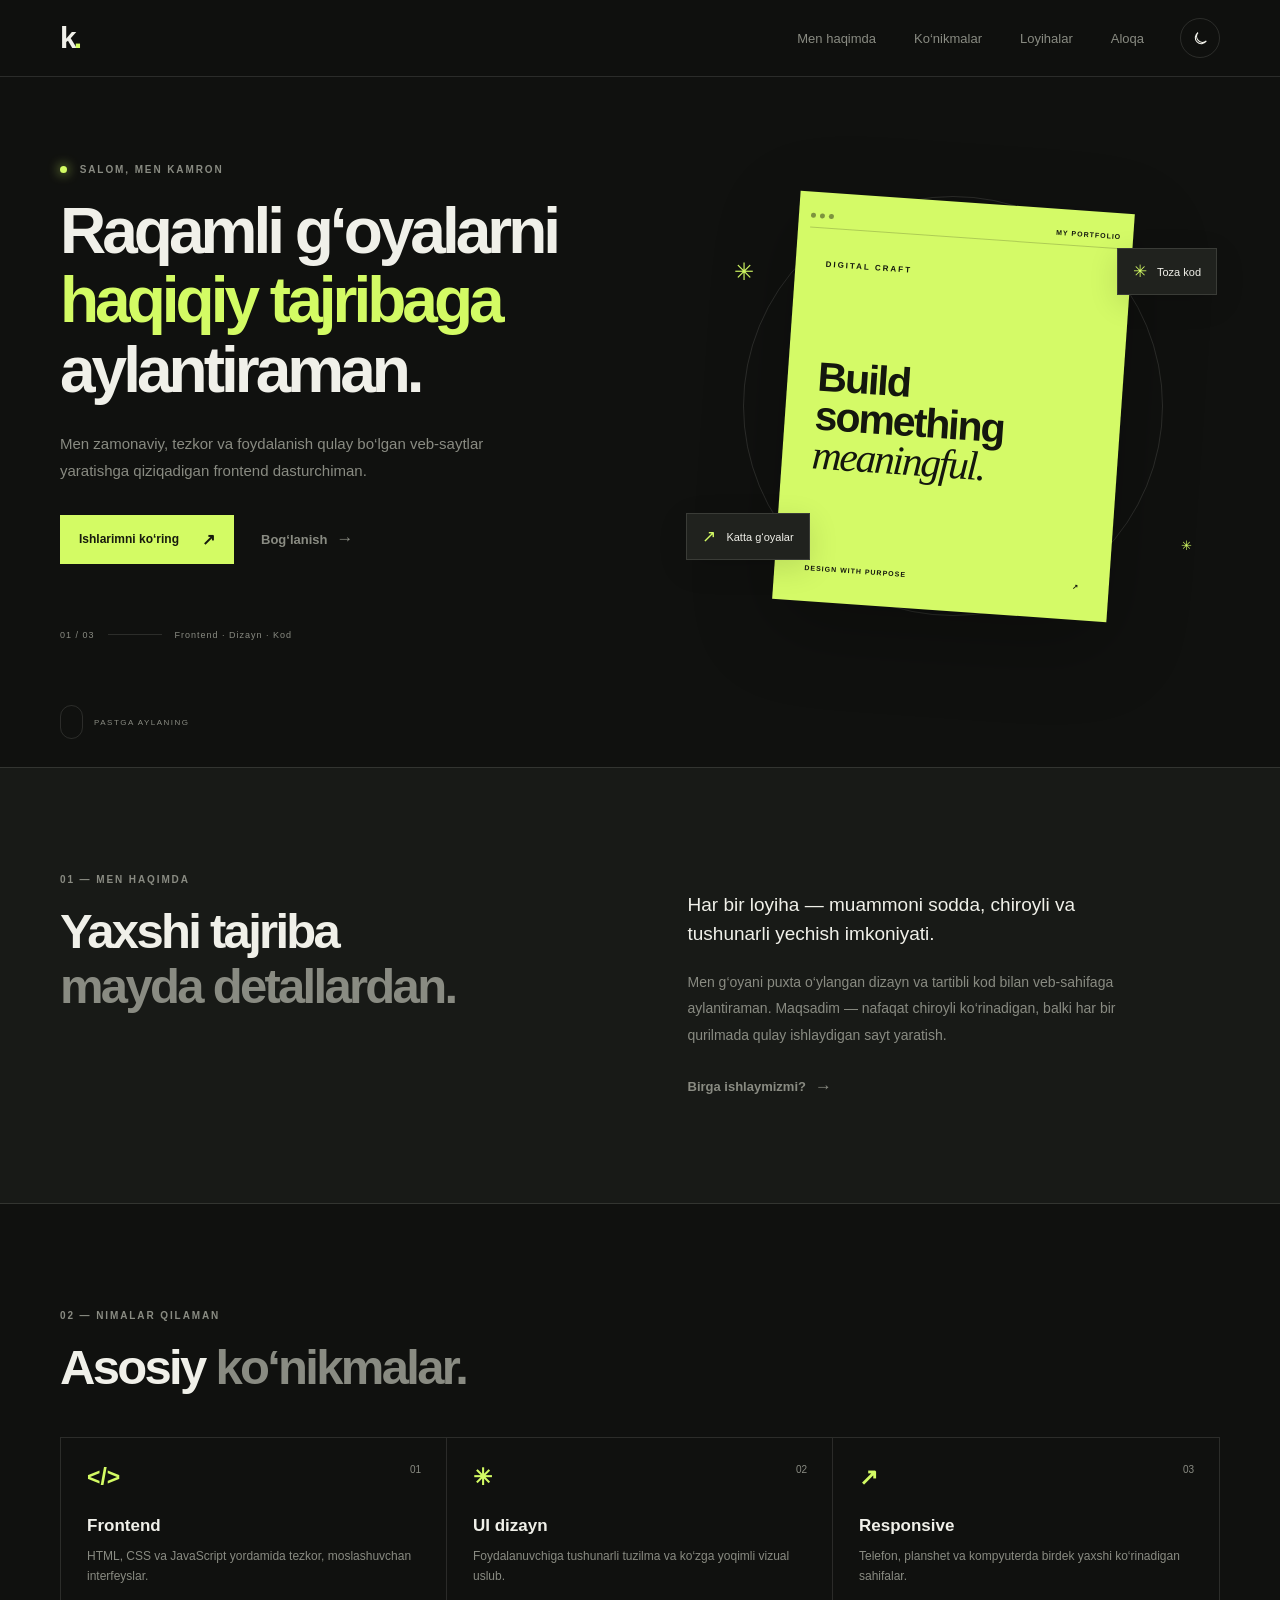
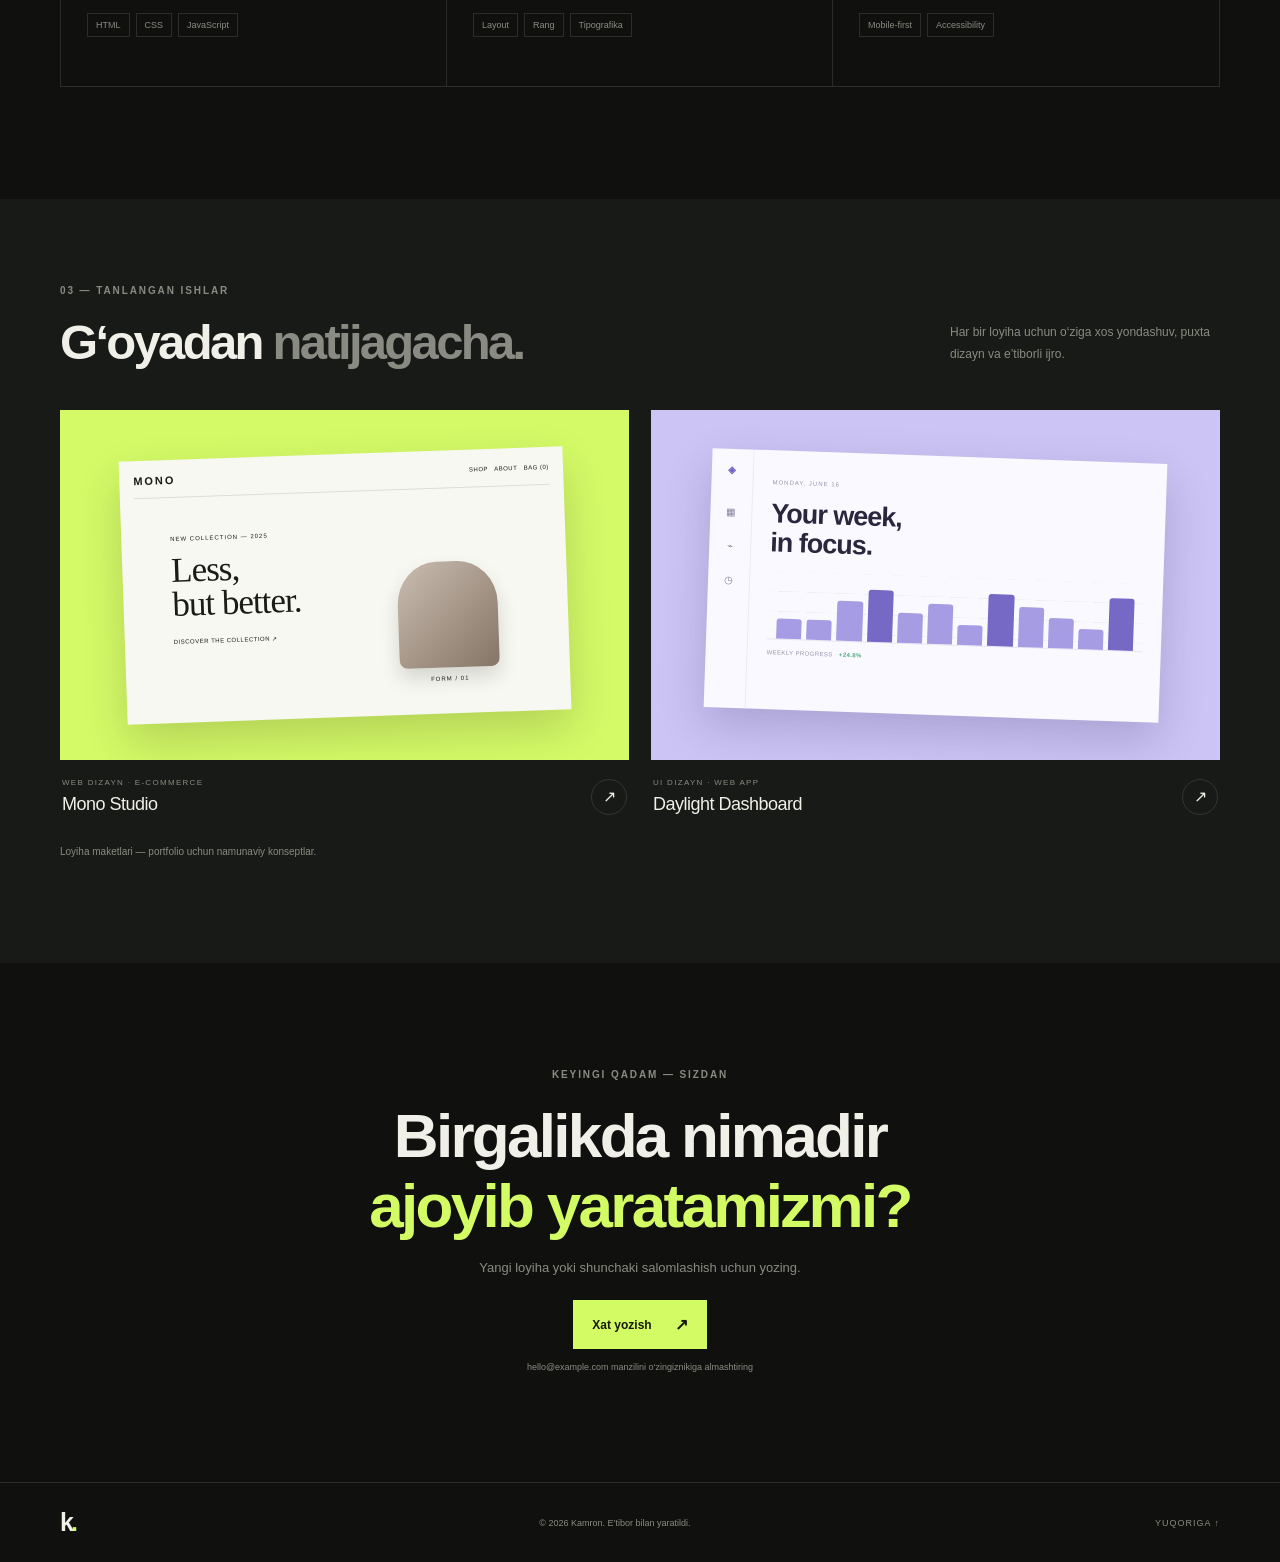
<file: index.html>
<!DOCTYPE html>
<html lang="uz">
<head>
    <meta charset="UTF-8">
    <meta name="viewport" content="width=device-width, initial-scale=1.0">
    <meta name="theme-color" content="#10110f">
    <meta name="description" content="Kamron — zamonaviy va qulay veb-saytlar yaratuvchi frontend dasturchi.">
    <title>Kamron — Frontend dasturchi</title>
    <link rel="stylesheet" href="./sss.css">
    <script src="./a.js" defer></script>
</head>
<body>
    <header class="site-header">
        <nav class="nav container" aria-label="Asosiy navigatsiya">
            <a class="brand" href="#home" aria-label="Kamron — bosh sahifa">k<span>.</span></a>
            <button class="menu-toggle" type="button" aria-label="Menyuni ochish" aria-expanded="false" aria-controls="nav-links">
                <span></span><span></span>
            </button>
            <div class="nav-links" id="nav-links">
                <a href="#about">Men haqimda</a>
                <a href="#skills">Ko‘nikmalar</a>
                <a href="#projects">Loyihalar</a>
                <a href="#contact">Aloqa</a>
            </div>
            <button class="theme-toggle" type="button" aria-label="Rang rejimini almashtirish">
                <svg class="theme-icon theme-icon--sun" viewBox="0 0 24 24" aria-hidden="true"><circle cx="12" cy="12" r="4"></circle><path d="M12 2v2m0 16v2M4.93 4.93l1.42 1.42m11.3 11.3 1.42 1.42M2 12h2m16 0h2M4.93 19.07l1.42-1.42m11.3-11.3 1.42-1.42"></path></svg>
                <svg class="theme-icon theme-icon--moon" viewBox="0 0 24 24" aria-hidden="true"><path d="M20.2 15.6A8.4 8.4 0 0 1 8.4 3.8 8.5 8.5 0 1 0 20.2 15.6Z"></path></svg>
            </button>
        </nav>
    </header>

    <main>
        <section class="hero container" id="home">
            <div class="hero-copy">
                <p class="eyebrow"><span class="status-dot"></span> SALOM, MEN KAMRON</p>
                <h1>Raqamli g‘oyalarni<br><span class="accent-text">haqiqiy tajribaga</span><br>aylantiraman.</h1>
                <p class="hero-description">Men zamonaviy, tezkor va foydalanish qulay bo‘lgan veb-saytlar yaratishga qiziqadigan frontend dasturchiman.</p>
                <div class="hero-actions">
                    <a class="button button-primary" href="#projects">Ishlarimni ko‘ring <span aria-hidden="true">↗</span></a>
                    <a class="text-link" href="#contact">Bog‘lanish <span aria-hidden="true">→</span></a>
                </div>
                <div class="hero-meta"><span>01 / 03</span><span class="meta-line"></span><span>Frontend · Dizayn · Kod</span></div>
            </div>
            <div class="hero-art" aria-label="Veb-dizayn illyustratsiyasi">
                <div class="art-orbit orbit-one"></div>
                <div class="art-orbit orbit-two"></div>
                <div class="art-card">
                    <div class="art-card-top"><span></span><span></span><span></span><b>MY PORTFOLIO</b></div>
                    <div class="art-card-content">
                        <div class="art-label">DIGITAL CRAFT</div>
                        <div class="art-heading">Build<br>something<br><i>meaningful.</i></div>
                        <div class="art-bottom"><span>DESIGN WITH PURPOSE</span><span>↗</span></div>
                    </div>
                </div>
                <div class="floating-note note-top"><span class="note-icon">✳</span> Toza kod</div>
                <div class="floating-note note-bottom"><span class="note-icon">↗</span> Katta g‘oyalar</div>
                <span class="art-spark spark-one">✳</span>
                <span class="art-spark spark-two">✳</span>
            </div>
            <a class="scroll-cue" href="#about"><span></span> PASTGA AYLANING</a>
        </section>

        <section class="section about-section" id="about">
            <div class="container about-grid">
                <div class="section-heading reveal">
                    <p class="eyebrow">01 — MEN HAQIMDA</p>
                    <h2>Yaxshi tajriba<br><span class="muted-text">mayda detallardan.</span></h2>
                </div>
                <div class="about-copy reveal">
                    <p class="lead">Har bir loyiha — muammoni sodda, chiroyli va tushunarli yechish imkoniyati.</p>
                    <p>Men g‘oyani puxta o‘ylangan dizayn va tartibli kod bilan veb-sahifaga aylantiraman. Maqsadim — nafaqat chiroyli ko‘rinadigan, balki har bir qurilmada qulay ishlaydigan sayt yaratish.</p>
                    <a class="text-link" href="#contact">Birga ishlaymizmi? <span aria-hidden="true">→</span></a>
                </div>
            </div>
        </section>

        <section class="section skills-section" id="skills">
            <div class="container">
                <div class="section-heading reveal">
                    <p class="eyebrow">02 — NIMALAR QILAMAN</p>
                    <h2>Asosiy <span class="muted-text">ko‘nikmalar.</span></h2>
                </div>
                <div class="skills-grid">
                    <article class="skill-card reveal"><span class="skill-number">01</span><span class="skill-icon">&lt;/&gt;</span><h3>Frontend</h3><p>HTML, CSS va JavaScript yordamida tezkor, moslashuvchan interfeyslar.</p><div class="skill-tags"><span>HTML</span><span>CSS</span><span>JavaScript</span></div></article>
                    <article class="skill-card reveal"><span class="skill-number">02</span><span class="skill-icon">✳</span><h3>UI dizayn</h3><p>Foydalanuvchiga tushunarli tuzilma va ko‘zga yoqimli vizual uslub.</p><div class="skill-tags"><span>Layout</span><span>Rang</span><span>Tipografika</span></div></article>
                    <article class="skill-card reveal"><span class="skill-number">03</span><span class="skill-icon">↗</span><h3>Responsive</h3><p>Telefon, planshet va kompyuterda birdek yaxshi ko‘rinadigan sahifalar.</p><div class="skill-tags"><span>Mobile-first</span><span>Accessibility</span></div></article>
                </div>
            </div>
        </section>

        <section class="section projects-section" id="projects">
            <div class="container">
                <div class="projects-heading reveal">
                    <div class="section-heading">
                        <p class="eyebrow">03 — TANLANGAN ISHLAR</p>
                        <h2>G‘oyadan <span class="muted-text">natijagacha.</span></h2>
                    </div>
                    <p class="projects-intro">Har bir loyiha uchun o‘ziga xos yondashuv, puxta dizayn va e’tiborli ijro.</p>
                </div>
                <div class="projects-grid">
                    <article class="project-card project-card--lime reveal">
                        <div class="project-visual visual-shop">
                            <div class="mini-window"><div class="mini-nav"><b>MONO</b><span>SHOP &nbsp; ABOUT &nbsp; BAG (0)</span></div><div class="mini-shop-content"><span>NEW COLLECTION — 2025</span><strong>Less,<br>but better.</strong><i>DISCOVER THE COLLECTION ↗</i></div><div class="mini-product"><div></div><span>FORM / 01</span></div></div>
                        </div>
                        <div class="project-info"><div><p class="project-type">WEB DIZAYN · E-COMMERCE</p><h3>Mono Studio</h3></div><a href="#contact" class="project-arrow" aria-label="Mono Studio loyihasi haqida so‘rash">↗</a></div>
                    </article>
                    <article class="project-card project-card--lavender reveal">
                        <div class="project-visual visual-dashboard">
                            <div class="dashboard-window"><div class="dash-sidebar"><b>◈</b><span>▦</span><span>⌁</span><span>◷</span></div><div class="dash-main"><span>MONDAY, JUNE 16</span><strong>Your week,<br>in focus.</strong><div class="dash-chart"><i></i><i></i><i></i><i></i><i></i><i></i><i></i><i></i><i></i><i></i><i></i><i></i></div><small>WEEKLY PROGRESS &nbsp; <b>+24.8%</b></small></div></div>
                        </div>
                        <div class="project-info"><div><p class="project-type">UI DIZAYN · WEB APP</p><h3>Daylight Dashboard</h3></div><a href="#contact" class="project-arrow" aria-label="Daylight Dashboard loyihasi haqida so‘rash">↗</a></div>
                    </article>
                </div>
                <p class="project-note">Loyiha maketlari — portfolio uchun namunaviy konseptlar.</p>
            </div>
        </section>

        <section class="contact-section" id="contact">
            <div class="container contact-inner reveal">
                <p class="eyebrow">KEYINGI QADAM — SIZDAN</p>
                <h2>Birgalikda nimadir<br><span class="accent-text">ajoyib yaratamizmi?</span></h2>
                <p>Yangi loyiha yoki shunchaki salomlashish uchun yozing.</p>
                <a class="button button-primary" href="mailto:hello@example.com">Xat yozish <span aria-hidden="true">↗</span></a>
                <span class="email-hint">hello@example.com manzilini o‘zingiznikiga almashtiring</span>
            </div>
        </section>
    </main>

    <footer class="footer">
        <div class="container footer-inner"><a class="brand" href="#home" aria-label="Sahifa boshiga">k<span>.</span></a><p>© <span id="current-year"></span> Kamron. E’tibor bilan yaratildi.</p><a class="back-top" href="#home">YUQORIGA ↑</a></div>
    </footer>
</body>
</html>
</file>
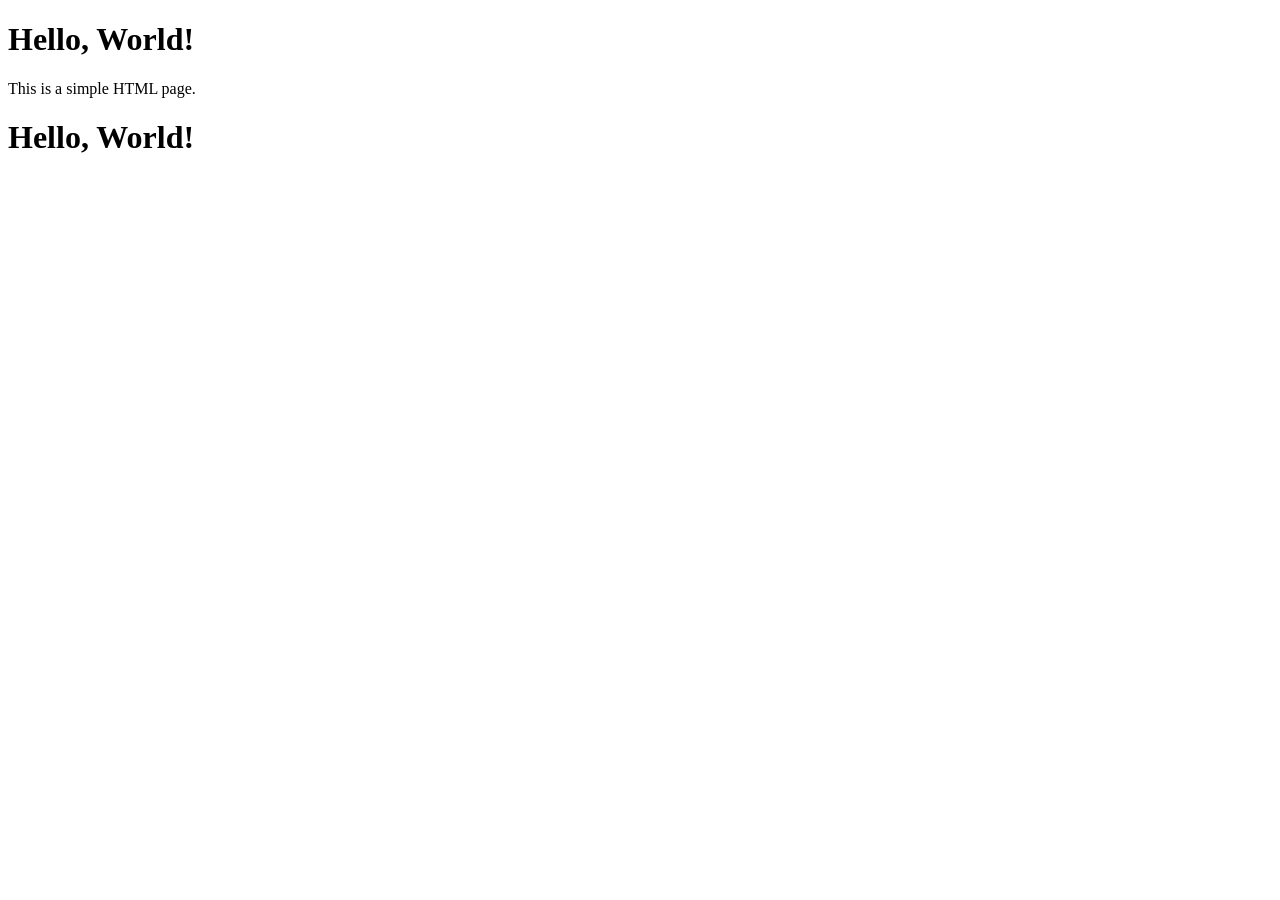
<file: index .html>
<!DOCTYPE html>
<html lang="en">
<head>
    <meta charset="UTF-8">
    <meta name="viewport" content="width=device-width, initial-scale=1.0">
    <title>Document</title>
</head>
<body>
    <h1>Hello, World!</h1>
    <p>This is a simple HTML page.</p>
    
<script src="./a.js"></script>





    <h1>Hello, World!</h1>
</body>
</html>
</file>
<file: sss.css>
:root {
    color-scheme: dark;
    --bg: #10110f;
    --surface: #181a17;
    --surface-raised: #20221e;
    --text: #f0f0e9;
    --muted: #898b82;
    --line: rgba(240, 240, 233, .12);
    --accent: #d3fb64;
    --accent-ink: #171a0d;
    --header-bg: rgba(16, 17, 15, .84);
    --container: 1160px;
}

* { box-sizing: border-box; }
html { scroll-behavior: smooth; scroll-padding-top: 82px; }
body {
    margin: 0;
    background: var(--bg);
    color: var(--text);
    font-family: Inter, "Segoe UI", Arial, sans-serif;
    -webkit-font-smoothing: antialiased;
    transition: background-color .25s ease, color .25s ease;
}
body.light-theme {
    color-scheme: light;
    --bg: #f4f4ee;
    --surface: #e9eae2;
    --surface-raised: #fff;
    --text: #191a16;
    --muted: #696b62;
    --line: rgba(25, 26, 22, .14);
    --accent: #a4ca35;
    --accent-ink: #171a0d;
    --header-bg: rgba(244, 244, 238, .88);
}
button, a { font: inherit; }
a { color: inherit; text-decoration: none; }
button { color: inherit; }
::selection { color: var(--accent-ink); background: var(--accent); }
.container { width: min(var(--container), calc(100% - 64px)); margin-inline: auto; }

.site-header { position: sticky; z-index: 20; top: 0; border-bottom: 1px solid var(--line); background: var(--header-bg); backdrop-filter: blur(16px); }
.nav { height: 76px; display: flex; align-items: center; justify-content: space-between; }
.brand { font-size: 30px; font-weight: 850; letter-spacing: -3px; }
.brand span { color: var(--accent); }
.nav-links { display: flex; gap: 38px; margin-left: auto; margin-right: 36px; }
.nav-links a, .text-link { color: var(--muted); font-size: 13px; transition: color .2s ease; }
.nav-links a:hover, .text-link:hover { color: var(--text); }
.theme-toggle, .menu-toggle { display: grid; place-items: center; border: 1px solid var(--line); background: transparent; cursor: pointer; }
.theme-toggle { width: 40px; height: 40px; border-radius: 50%; }
.theme-icon { width: 17px; height: 17px; fill: none; stroke: currentColor; stroke-width: 1.6; stroke-linecap: round; }
.theme-icon--sun, body.light-theme .theme-icon--moon { display: none; }
body.light-theme .theme-icon--sun { display: block; }
.menu-toggle { display: none; }

.hero { position: relative; min-height: 690px; display: grid; grid-template-columns: 1.08fr .92fr; align-items: center; padding-top: 42px; padding-bottom: 74px; }
.hero-copy { position: relative; z-index: 2; padding-bottom: 8px; }
.eyebrow { margin: 0 0 22px; color: var(--muted); font-size: 10px; font-weight: 700; letter-spacing: 1.9px; }
.status-dot { display: inline-block; width: 7px; height: 7px; margin-right: 8px; border-radius: 50%; background: var(--accent); box-shadow: 0 0 12px var(--accent); }
h1, h2, h3, p { margin-top: 0; }
.hero h1 { margin-bottom: 25px; font-size: clamp(42px, 5vw, 68px); font-weight: 600; letter-spacing: -4px; line-height: 1.08; }
.accent-text { color: var(--accent); }
.hero-description { max-width: 435px; margin-bottom: 31px; color: var(--muted); font-size: 15px; line-height: 1.8; }
.hero-actions { display: flex; align-items: center; gap: 27px; }
.button { display: inline-flex; min-height: 49px; align-items: center; justify-content: center; gap: 23px; padding: 0 19px; font-size: 12px; font-weight: 700; transition: transform .2s ease, background .2s ease; }
.button:hover { transform: translateY(-2px); }
.button-primary { background: var(--accent); color: var(--accent-ink); }
.button-primary:hover { background: #e0ff7d; }
.button-primary span { font-size: 16px; }
.text-link { display: inline-flex; align-items: center; gap: 9px; font-weight: 600; }
.text-link span { font-size: 17px; }
.hero-meta { display: flex; align-items: center; gap: 13px; margin-top: 66px; color: var(--muted); font-size: 9px; letter-spacing: 1px; }
.meta-line { width: 54px; height: 1px; background: var(--line); }

.hero-art { position: relative; height: 460px; display: grid; place-items: center; }
.art-orbit { position: absolute; border: 1px solid var(--line); border-radius: 50%; }
.orbit-one { width: 420px; height: 420px; }
.orbit-two { width: 335px; height: 335px; border-style: dashed; opacity: .7; }
.art-card { position: relative; z-index: 1; width: min(335px, 72%); aspect-ratio: .82; padding: 12px; background: #d4fa67; color: #14170e; box-shadow: 0 24px 80px rgba(0, 0, 0, .28); transform: rotate(4deg); }
.art-card-top { display: flex; align-items: center; gap: 4px; height: 24px; border-bottom: 1px solid rgba(20, 23, 14, .2); }
.art-card-top > span { width: 5px; height: 5px; border-radius: 50%; background: rgba(20, 23, 14, .45); }
.art-card-top b { margin-left: auto; font-size: 7px; letter-spacing: 1px; }
.art-card-content { height: calc(100% - 24px); display: flex; flex-direction: column; justify-content: space-between; padding: 31px 18px 17px; }
.art-label { font-size: 8px; font-weight: 700; letter-spacing: 2px; }
.art-heading { font-size: clamp(27px, 3.2vw, 41px); font-weight: 650; letter-spacing: -2px; line-height: .96; }
.art-heading i { font-family: Georgia, serif; font-weight: 400; }
.art-bottom { display: flex; justify-content: space-between; font-size: 7px; font-weight: 700; letter-spacing: 1px; }
.floating-note { position: absolute; z-index: 2; display: flex; align-items: center; gap: 10px; padding: 12px 15px; border: 1px solid var(--line); background: var(--surface-raised); box-shadow: 0 8px 30px rgba(0, 0, 0, .12); font-size: 11px; }
.note-top { top: 72px; right: 3px; }
.note-bottom { bottom: 76px; left: 0; }
.note-icon { color: var(--accent); font-size: 17px; }
.art-spark { position: absolute; color: var(--accent); }
.spark-one { top: 82px; left: 48px; font-size: 24px; }
.spark-two { right: 28px; bottom: 83px; font-size: 13px; }
.scroll-cue { position: absolute; bottom: 28px; left: 0; display: flex; align-items: center; gap: 11px; color: var(--muted); font-size: 8px; letter-spacing: 1.5px; }
.scroll-cue span { width: 23px; height: 34px; border: 1px solid var(--line); border-radius: 15px; }

.section { padding: 106px 0; }
.about-section { border-top: 1px solid var(--line); border-bottom: 1px solid var(--line); background: var(--surface); }
.about-grid { display: grid; grid-template-columns: 1fr 1fr; gap: 95px; align-items: start; }
.section-heading .eyebrow { margin-bottom: 19px; }
.section-heading h2, .contact-inner h2 { margin-bottom: 0; font-size: clamp(34px, 4vw, 49px); font-weight: 550; letter-spacing: -2.7px; line-height: 1.13; }
.muted-text { color: var(--muted); }
.about-copy { max-width: 440px; padding-top: 16px; }
.about-copy p { margin-bottom: 20px; color: var(--muted); font-size: 14px; line-height: 1.9; }
.about-copy .lead { color: var(--text); font-size: 19px; line-height: 1.55; }
.about-copy .text-link { margin-top: 8px; }

.skills-section { padding-bottom: 112px; }
.skills-section .section-heading { margin-bottom: 42px; }
.skills-grid { display: grid; grid-template-columns: repeat(3, 1fr); border: 1px solid var(--line); }
.skill-card { position: relative; min-height: 248px; padding: 26px 26px 24px; border-right: 1px solid var(--line); }
.skill-card:last-child { border-right: 0; }
.skill-number { position: absolute; top: 26px; right: 25px; color: var(--muted); font-size: 10px; }
.skill-icon { display: block; margin-bottom: 25px; color: var(--accent); font-size: 23px; font-weight: 600; }
.skill-card h3 { margin-bottom: 10px; font-size: 17px; font-weight: 550; }
.skill-card p { min-height: 48px; margin-bottom: 19px; color: var(--muted); font-size: 12px; line-height: 1.7; }
.skill-tags { display: flex; flex-wrap: wrap; gap: 6px; }
.skill-tags span { padding: 6px 8px; border: 1px solid var(--line); color: var(--muted); font-size: 9px; }

.projects-section { padding-top: 86px; background: var(--surface); }
.projects-heading { display: flex; align-items: end; justify-content: space-between; gap: 30px; margin-bottom: 40px; }
.projects-intro { max-width: 270px; margin-bottom: 5px; color: var(--muted); font-size: 12px; line-height: 1.8; }
.projects-grid { display: grid; grid-template-columns: 1fr 1fr; gap: 22px; }
.project-visual { height: 350px; display: grid; place-items: center; overflow: hidden; }
.project-card--lime .project-visual { background: #d4fa67; }
.project-card--lavender .project-visual { background: #cbc4f4; }
.mini-window { position: relative; width: 78%; height: 75%; padding: 14px; background: #f8f8f2; color: #1b1b17; box-shadow: 0 18px 45px rgba(0, 0, 0, .16); transform: rotate(-2deg); }
.mini-nav { display: flex; justify-content: space-between; align-items: center; padding-bottom: 11px; border-bottom: 1px solid #deded5; }
.mini-nav b { font-size: 11px; letter-spacing: 2px; }
.mini-nav span { font-size: 6px; letter-spacing: .5px; }
.mini-shop-content { position: absolute; top: 29%; left: 11%; z-index: 1; display: flex; flex-direction: column; }
.mini-shop-content > span { margin-bottom: 12px; font-size: 6px; letter-spacing: 1px; }
.mini-shop-content strong { font-family: Georgia, serif; font-size: clamp(23px, 3vw, 35px); font-weight: 400; letter-spacing: -1px; line-height: .98; }
.mini-shop-content i { margin-top: 15px; font-size: 6px; font-style: normal; letter-spacing: .5px; }
.mini-product { position: absolute; right: 10%; bottom: 12%; width: 34%; height: 52%; display: flex; flex-direction: column; align-items: center; justify-content: end; }
.mini-product div { width: 66%; height: 78%; border-radius: 40% 40% 8% 8%; background: linear-gradient(135deg, #cabdb1, #857565); box-shadow: 0 10px 20px rgba(0, 0, 0, .14); }
.mini-product span { margin-top: 8px; font-size: 6px; letter-spacing: 1px; }
.dashboard-window { width: 80%; height: 74%; display: flex; overflow: hidden; background: #faf9ff; color: #29263d; box-shadow: 0 18px 45px rgba(40, 30, 80, .2); transform: rotate(2deg); }
.dash-sidebar { width: 42px; display: flex; flex-direction: column; align-items: center; gap: 23px; padding-top: 15px; border-right: 1px solid #eceaf3; color: #86819f; font-size: 10px; }
.dash-sidebar b { margin-bottom: 8px; color: #7365c5; }
.dash-main { flex: 1; padding: 20px 19px; }
.dash-main > span { color: #9793a9; font-size: 6px; letter-spacing: 1px; }
.dash-main strong { display: block; margin-top: 11px; font-size: clamp(18px, 2.4vw, 27px); letter-spacing: -1px; line-height: 1.06; }
.dash-chart { height: 68px; display: flex; align-items: end; gap: 5px; margin-top: 15px; padding: 8px 9px 0; border-bottom: 1px solid #e8e5f0; background: repeating-linear-gradient(to bottom, transparent 0, transparent 19px, #eeecf4 20px); }
.dash-chart i { flex: 1; height: 35%; background: #a69ce4; border-radius: 3px 3px 0 0; }
.dash-chart i:nth-child(3n) { height: 68%; }
.dash-chart i:nth-child(4n) { height: 88%; background: #7669c6; }
.dash-chart i:nth-child(5n) { height: 51%; }
.dash-main small { display: block; margin-top: 10px; color: #9793a9; font-size: 6px; letter-spacing: .4px; }
.dash-main small b { color: #51a980; }
.project-info { display: flex; align-items: center; justify-content: space-between; padding: 18px 2px 6px; }
.project-type { margin-bottom: 7px; color: var(--muted); font-size: 8px; letter-spacing: 1.3px; }
.project-info h3 { margin-bottom: 0; font-size: 18px; font-weight: 500; letter-spacing: -.5px; }
.project-arrow { width: 36px; height: 36px; display: grid; place-items: center; border: 1px solid var(--line); border-radius: 50%; transition: background .2s ease, color .2s ease; }
.project-arrow:hover { border-color: var(--accent); background: var(--accent); color: var(--accent-ink); }
.project-note { margin: 25px 0 0; color: var(--muted); font-size: 10px; }

.contact-section { padding: 106px 0 110px; }
.contact-inner { display: flex; flex-direction: column; align-items: center; text-align: center; }
.contact-inner .eyebrow { margin-bottom: 21px; }
.contact-inner h2 { margin-bottom: 19px; font-size: clamp(39px, 5vw, 62px); }
.contact-inner > p:not(.eyebrow) { margin-bottom: 25px; color: var(--muted); font-size: 13px; }
.email-hint { margin-top: 13px; color: var(--muted); font-size: 9px; }
.footer { border-top: 1px solid var(--line); }
.footer-inner { min-height: 79px; display: flex; align-items: center; justify-content: space-between; }
.footer .brand { font-size: 25px; }
.footer p, .back-top { margin: 0; color: var(--muted); font-size: 9px; }
.back-top { letter-spacing: 1px; }

.reveal { opacity: 0; transform: translateY(18px); transition: opacity .65s ease, transform .65s ease; }
.reveal.is-visible { opacity: 1; transform: translateY(0); }

@media (max-width: 850px) {
    .hero { min-height: 650px; grid-template-columns: 1fr 1fr; }
    .hero h1 { font-size: clamp(42px, 6vw, 56px); letter-spacing: -3px; }
    .hero-art { height: 390px; }
    .orbit-one { width: 340px; height: 340px; }
    .orbit-two { width: 280px; height: 280px; }
    .note-top { right: -5px; }
    .about-grid { gap: 45px; }
    .project-visual { height: 300px; }
}

@media (max-width: 640px) {
    html { scroll-padding-top: 70px; }
    .container { width: min(100% - 40px, var(--container)); }
    .nav { height: 66px; }
    .menu-toggle { width: 39px; height: 39px; gap: 5px; margin-left: auto; margin-right: 10px; border-radius: 50%; }
    .menu-toggle span { width: 15px; height: 1px; background: currentColor; }
    .nav-links { position: absolute; top: 65px; right: 0; left: 0; display: none; flex-direction: column; gap: 0; margin: 0; padding: 7px 20px 15px; border-bottom: 1px solid var(--line); background: var(--bg); }
    .nav-links.is-open { display: flex; }
    .nav-links a { padding: 13px 0; }
    .theme-toggle { width: 39px; height: 39px; }
    .hero { min-height: unset; grid-template-columns: 1fr; gap: 16px; padding-top: 66px; padding-bottom: 86px; }
    .hero h1 { font-size: clamp(40px, 11vw, 58px); letter-spacing: -2.8px; }
    .hero-description { max-width: 400px; font-size: 13px; }
    .hero-meta { margin-top: 39px; }
    .hero-art { height: 370px; margin-top: 1px; }
    .art-card { width: 245px; }
    .art-card-content { padding: 24px 15px 15px; }
    .art-heading { font-size: 33px; }
    .orbit-one { width: 320px; height: 320px; }
    .orbit-two { width: 255px; height: 255px; }
    .note-top { top: 40px; right: 2px; }
    .note-bottom { bottom: 40px; left: 1px; }
    .spark-one { top: 51px; left: 23px; }
    .spark-two { right: 18px; bottom: 49px; }
    .scroll-cue { bottom: 22px; }
    .section { padding: 76px 0; }
    .about-grid { grid-template-columns: 1fr; gap: 25px; }
    .section-heading h2 { font-size: 38px; }
    .about-copy { padding-top: 0; }
    .about-copy .lead { font-size: 17px; }
    .skills-section { padding-bottom: 80px; }
    .skills-section .section-heading { margin-bottom: 28px; }
    .skills-grid { grid-template-columns: 1fr; }
    .skill-card { min-height: 0; padding: 23px; border-right: 0; border-bottom: 1px solid var(--line); }
    .skill-card:last-child { border-bottom: 0; }
    .skill-icon { margin-bottom: 17px; }
    .skill-card p { min-height: 0; }
    .projects-section { padding-top: 72px; }
    .projects-heading { display: block; margin-bottom: 27px; }
    .projects-intro { margin-top: 17px; }
    .projects-grid { grid-template-columns: 1fr; gap: 30px; }
    .project-visual { height: min(75vw, 330px); }
    .mini-window { width: 82%; height: 77%; }
    .dashboard-window { width: 84%; height: 77%; }
    .contact-section { padding: 79px 0 83px; }
    .contact-inner h2 { font-size: clamp(37px, 9.5vw, 53px); letter-spacing: -2px; }
    .footer-inner { min-height: 70px; }
    .footer p { max-width: 145px; text-align: center; line-height: 1.5; }
}

@media (prefers-reduced-motion: reduce) {
    *, *::before, *::after { scroll-behavior: auto !important; transition-duration: .01ms !important; animation-duration: .01ms !important; }
    .reveal { opacity: 1; transform: none; }
}
</file>
